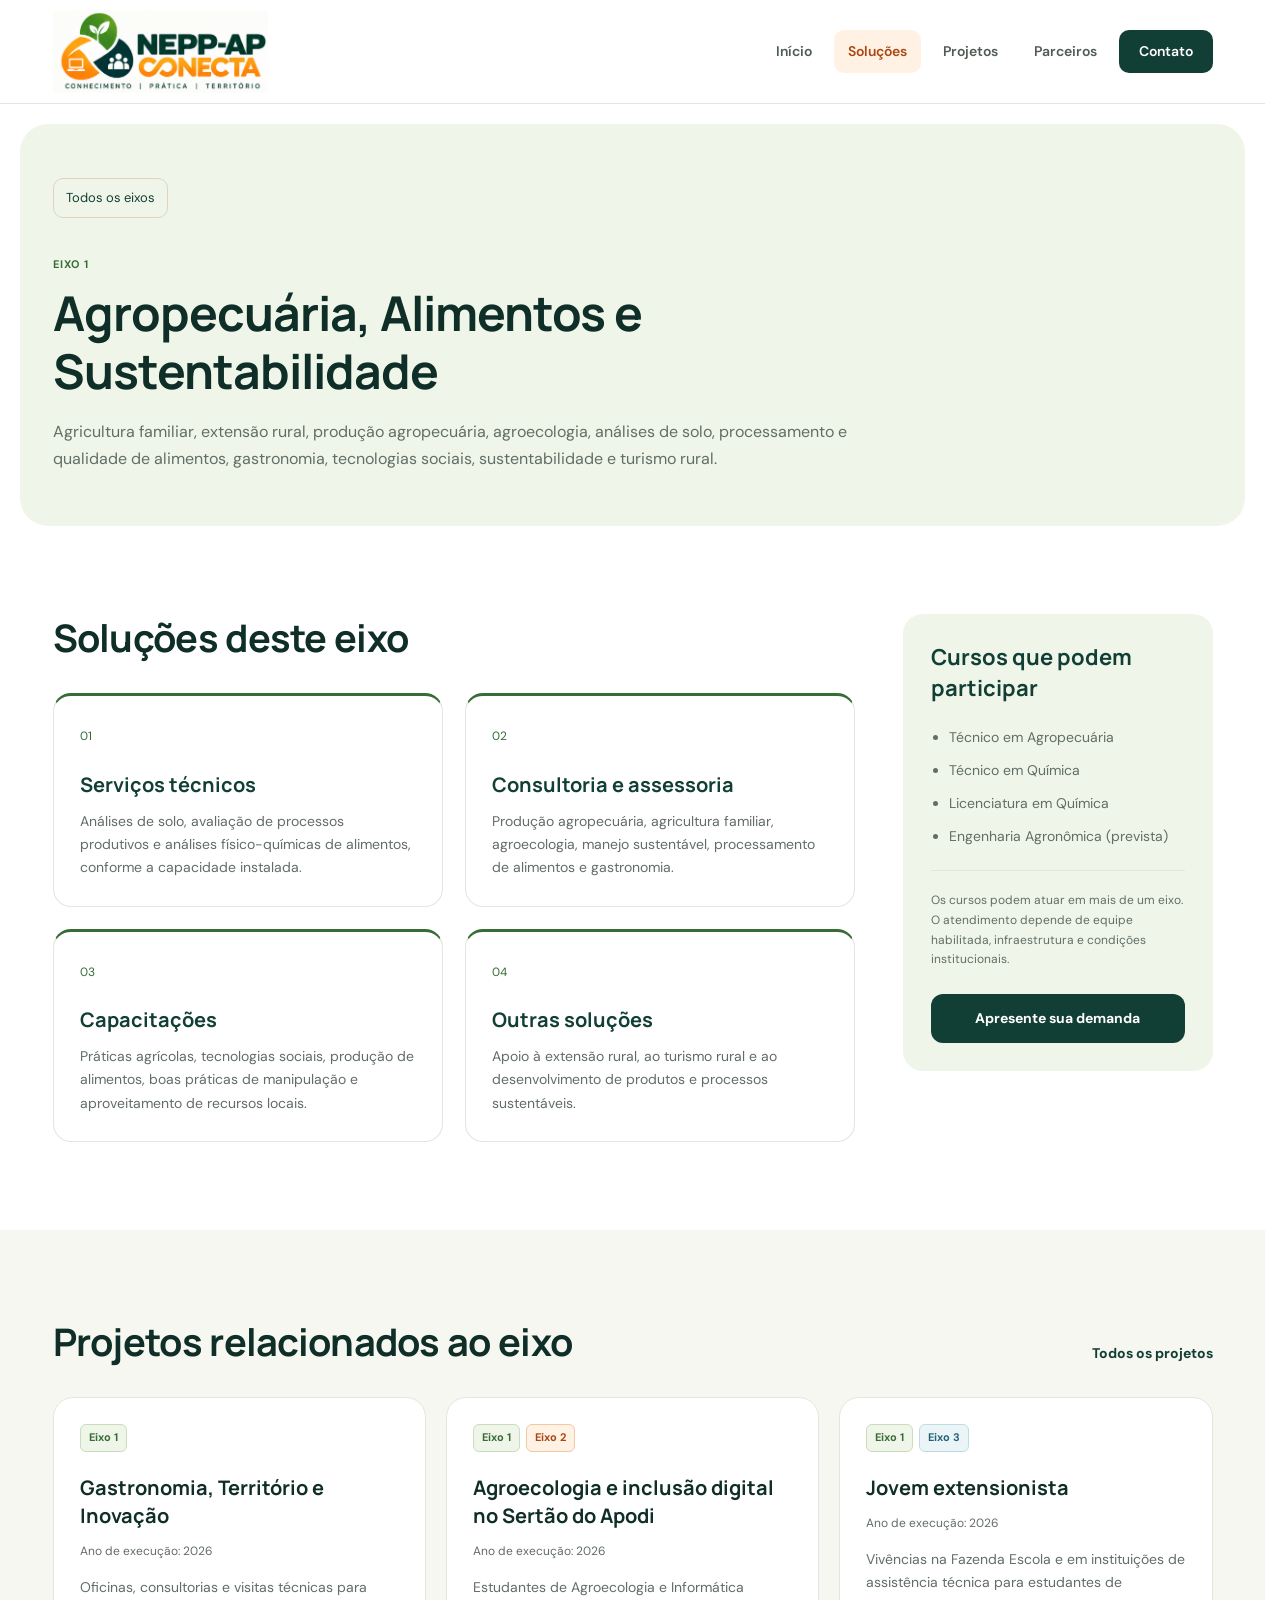
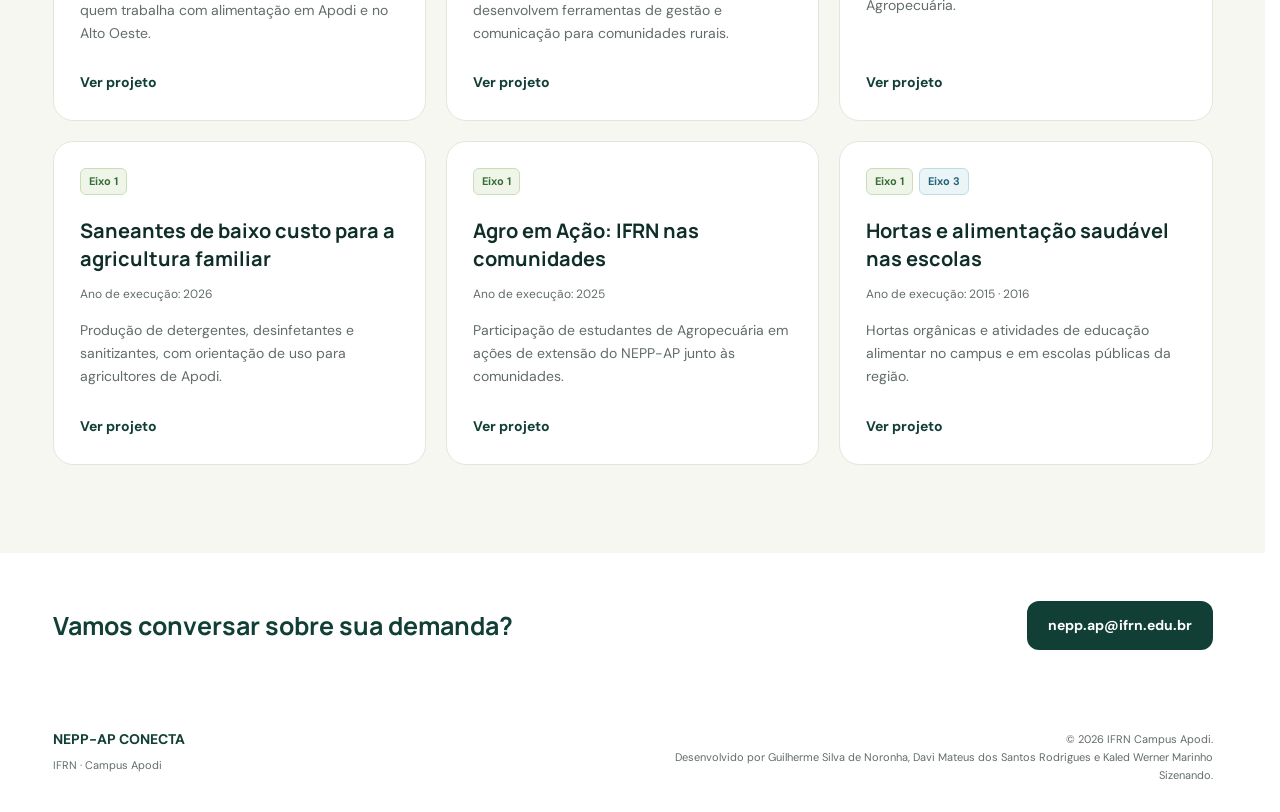
<file: pages/eixo-1.html>
<!doctype html>
<html lang="pt-BR">
  <head>
    <meta charset="UTF-8" />
    <meta name="viewport" content="width=device-width, initial-scale=1.0" />
    <meta
      name="description"
      content="Soluções, projetos e serviços do NEPP-AP CONECTA, do IFRN Campus Apodi."
    />
    <meta name="theme-color" content="#ea781f" />
    <title>Agropecuária, Alimentos e Sustentabilidade | CONECTA</title>
    <link rel="icon" href="../images/conecta-logo.png" type="image/png" />
    <link rel="preconnect" href="https://fonts.googleapis.com" />
    <link rel="preconnect" href="https://fonts.gstatic.com" crossorigin />
    <link
      href="https://fonts.googleapis.com/css2?family=DM+Sans:wght@400;500;600;700&family=Manrope:wght@500;600;700;800&display=swap"
      rel="stylesheet"
    />

    <link rel="stylesheet" href="../css/style.css?v=20261110-mobile1" />
    <script src="../js/site.js?v=20261110-mobile1" defer></script>
  </head>
  <body data-view="axis" data-axis="agropecuaria-alimentos-sustentabilidade">
    <a class="skip-link" href="#main-content">Pular para o conteúdo</a>
    <header class="site-header">
      <div class="container header-inner">
        <a
          class="brand"
          href="../index.html"
          aria-label="NEPP-AP CONECTA, página inicial"
          ><img
            src="../images/conecta-logo.png"
            alt="NEPP-AP CONECTA — Conhecimento, Prática, Território"
            width="1778"
            height="690"
        /></a>
        <button
          class="menu-toggle"
          type="button"
          aria-label="Abrir menu principal"
          aria-expanded="false"
          aria-controls="main-nav"
        >
          <span></span><span></span><span></span>
        </button>
        <nav class="main-nav" id="main-nav" aria-label="Navegação principal">
          <a href="../index.html">Início</a>
          <details class="nav-dropdown">
            <summary class="is-current">Soluções</summary>
            <div class="nav-dropdown__panel">
              <div class="nav-dropdown__content">
                <a
                  href="eixo-1.html"
                  data-axis="agropecuaria-alimentos-sustentabilidade"
                >
                  <span>Eixo 1</span>Agropecuária, Alimentos e
                  Sustentabilidade</a
                >
                <a href="eixo-2.html" data-axis="tecnologia-inovacao">
                  <span>Eixo 2</span>Tecnologia e Inovação</a
                >
                <a
                  href="eixo-3.html"
                  data-axis="educacao-formacao-profissional"
                >
                  <span>Eixo 3</span>Educação e Formação Profissional</a
                >
              </div>
            </div>
          </details>
          <a href="projetos.html">Projetos</a>
          <a href="../index.html#parceiros">Parceiros</a
          ><a class="nav-contact" href="../index.html#contato">Contato</a>
        </nav>
      </div>
    </header>
    <main id="main-content">
      <section class="page-intro axis-intro">
        <div class="container">
          <a class="back-link" href="../index.html#solucoes">Todos os eixos</a>
          <p class="axis-number">Eixo 1</p>
          <h1>Agropecuária, Alimentos e Sustentabilidade</h1>
          <p>
            Agricultura familiar, extensão rural, produção agropecuária,
            agroecologia, análises de solo, processamento e qualidade de
            alimentos, gastronomia, tecnologias sociais, sustentabilidade e
            turismo rural.
          </p>
        </div>
      </section>
      <section class="section" aria-labelledby="axis-solutions">
        <div class="container axis-content">
          <div>
            <h2 class="section-title" id="axis-solutions">
              Soluções deste eixo
            </h2>
            <div class="services-grid">
              <article class="service-card">
                <span class="service-number" aria-hidden="true">01</span>
                <h3>Serviços técnicos</h3>
                <p>
                  Análises de solo, avaliação de processos produtivos e análises
                  físico-químicas de alimentos, conforme a capacidade instalada.
                </p>
              </article>
              <article class="service-card">
                <span class="service-number" aria-hidden="true">02</span>
                <h3>Consultoria e assessoria</h3>
                <p>
                  Produção agropecuária, agricultura familiar, agroecologia,
                  manejo sustentável, processamento de alimentos e gastronomia.
                </p>
              </article>
              <article class="service-card">
                <span class="service-number" aria-hidden="true">03</span>
                <h3>Capacitações</h3>
                <p>
                  Práticas agrícolas, tecnologias sociais, produção de
                  alimentos, boas práticas de manipulação e aproveitamento de
                  recursos locais.
                </p>
              </article>
              <article class="service-card">
                <span class="service-number" aria-hidden="true">04</span>
                <h3>Outras soluções</h3>
                <p>
                  Apoio à extensão rural, ao turismo rural e ao desenvolvimento
                  de produtos e processos sustentáveis.
                </p>
              </article>
            </div>
          </div>
          <aside class="courses-panel" aria-labelledby="courses-title">
            <h2 id="courses-title">Cursos que podem participar</h2>
            <ul>
              <li>Técnico em Agropecuária</li>
              <li>Técnico em Química</li>
              <li>Licenciatura em Química</li>
              <li>Engenharia Agronômica (prevista)</li>
            </ul>
            <p class="courses-note">
              Os cursos podem atuar em mais de um eixo. O atendimento depende de
              equipe habilitada, infraestrutura e condições institucionais.
            </p>
            <a
              class="button button-primary"
              href="https://mail.google.com/mail/?view=cm&amp;fs=1&amp;to=nepp.ap%40ifrn.edu.br"
              data-contact-link
              target="_blank"
              rel="noopener noreferrer"
              >Apresente sua demanda</a
            >
          </aside>
        </div>
      </section>
      <section
        class="section section-muted"
        aria-labelledby="axis-projects-title"
      >
        <div class="container">
          <div class="section-heading">
            <div>
              <h2 class="section-title" id="axis-projects-title">
                Projetos relacionados ao eixo
              </h2>
            </div>
            <a class="text-link" href="projetos.html">Todos os projetos </a>
          </div>
          <div
            class="project-grid"
            data-project-grid
            data-axis-filter="agropecuaria-alimentos-sustentabilidade"
            aria-live="polite"
          ></div>
        </div>
      </section>
      <section class="axis-cta">
        <div class="container">
          <h2>Vamos conversar sobre sua demanda?</h2>
          <a
            class="button button-primary"
            href="https://mail.google.com/mail/?view=cm&amp;fs=1&amp;to=nepp.ap%40ifrn.edu.br"
            data-contact-link
            target="_blank"
            rel="noopener noreferrer"
            >nepp.ap@ifrn.edu.br</a
          >
        </div>
      </section>
    </main>
    <footer class="site-footer">
      <div class="container footer-inner">
        <div>
          <strong>NEPP-AP CONECTA</strong>
          <p>IFRN · Campus Apodi</p>
        </div>
        <p>
          © <span data-current-year></span> IFRN Campus Apodi.<br /><span
            data-footer-credit
          ></span
          >.
        </p>
      </div>
    </footer>
    <p class="load-error" data-load-error role="alert" hidden>
      Não foi possível carregar as informações. Atualize a página ou tente
      novamente mais tarde.
    </p>
  </body>
</html>
</file>
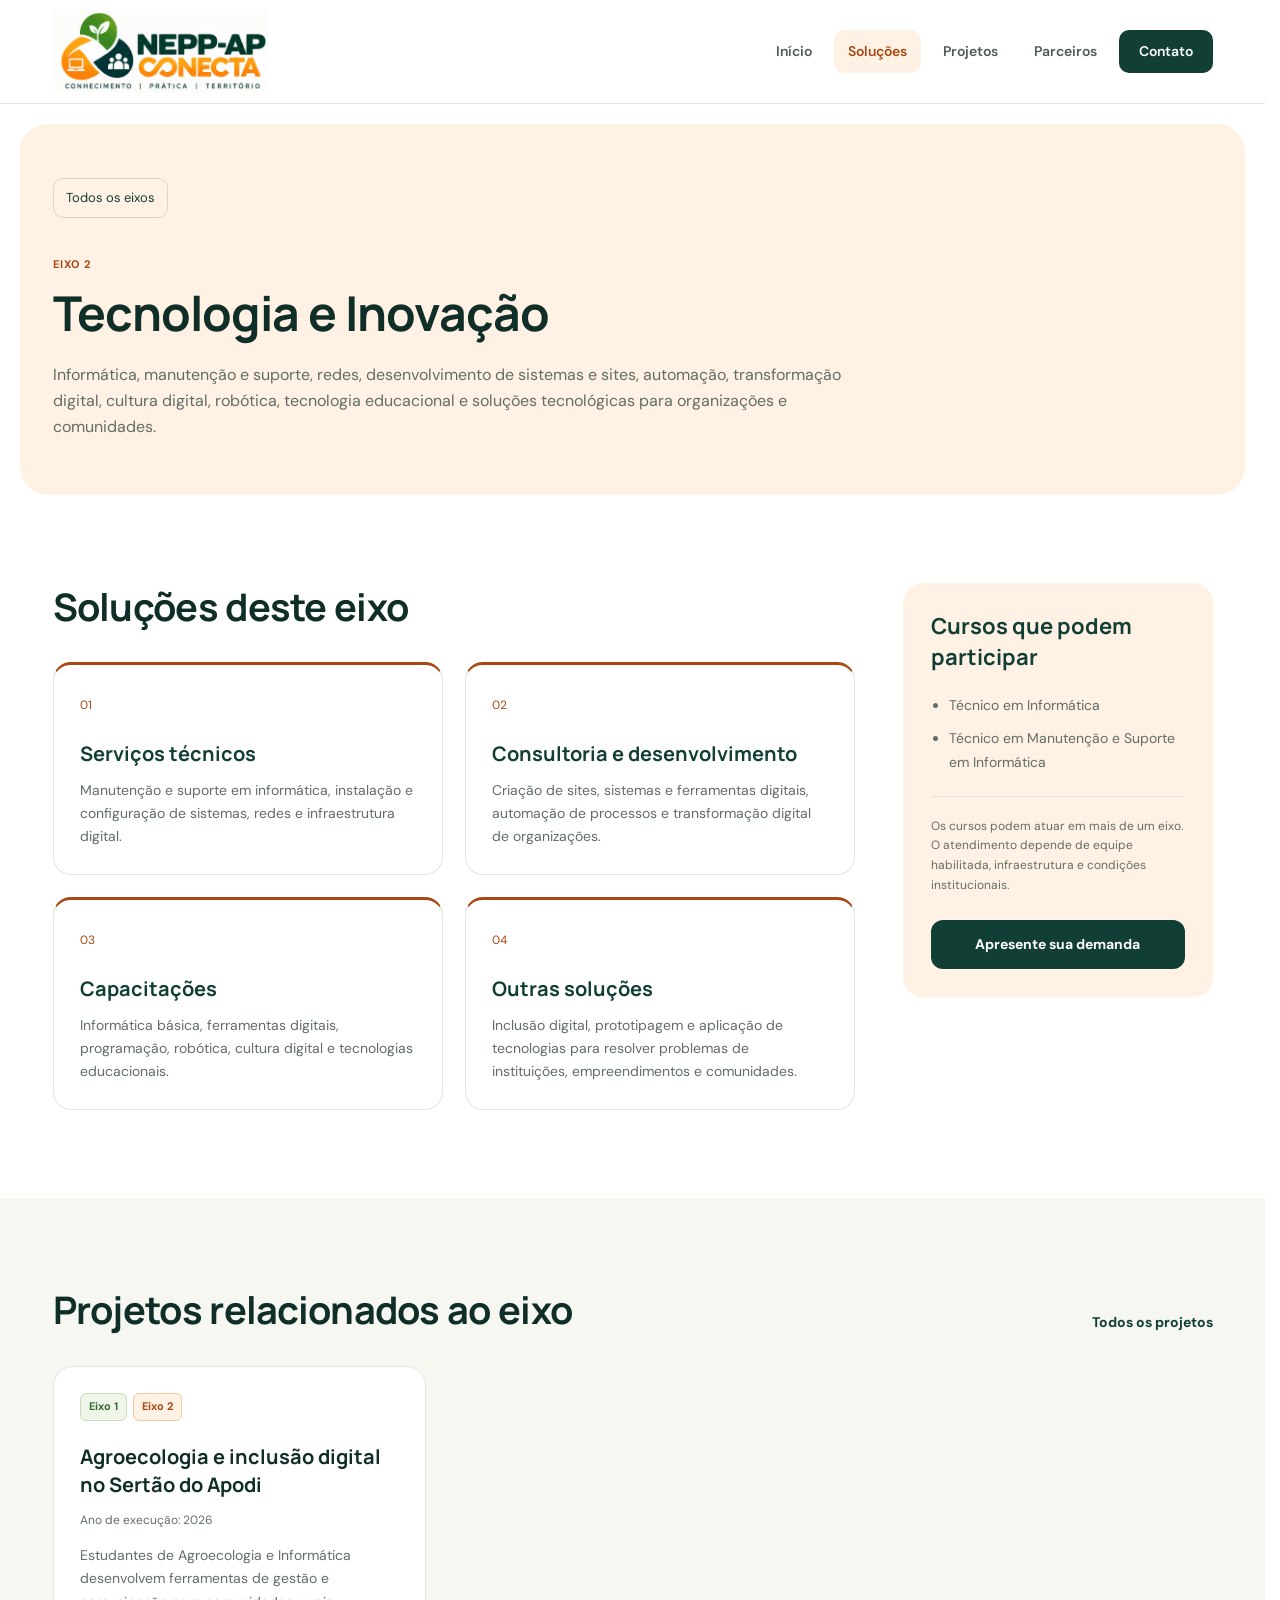
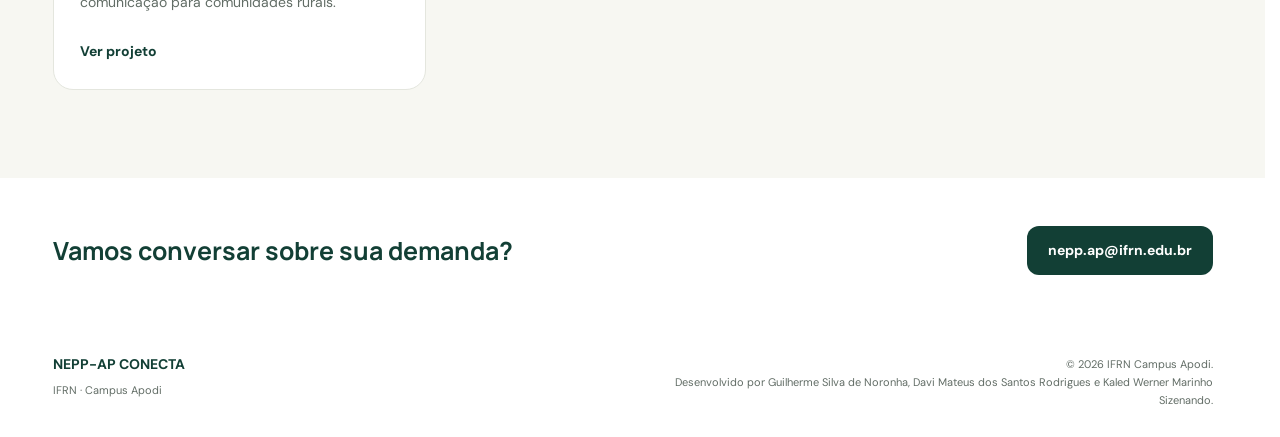
<file: pages/eixo-2.html>
<!doctype html>
<html lang="pt-BR">
  <head>
    <meta charset="UTF-8" />
    <meta name="viewport" content="width=device-width, initial-scale=1.0" />
    <meta
      name="description"
      content="Soluções, projetos e serviços do NEPP-AP CONECTA, do IFRN Campus Apodi."
    />
    <meta name="theme-color" content="#ea781f" />
    <title>Tecnologia e Inovação | CONECTA</title>
    <link rel="icon" href="../images/conecta-logo.png" type="image/png" />
    <link rel="preconnect" href="https://fonts.googleapis.com" />
    <link rel="preconnect" href="https://fonts.gstatic.com" crossorigin />
    <link
      href="https://fonts.googleapis.com/css2?family=DM+Sans:wght@400;500;600;700&family=Manrope:wght@500;600;700;800&display=swap"
      rel="stylesheet"
    />

    <link rel="stylesheet" href="../css/style.css?v=20261110-mobile1" />
    <script src="../js/site.js?v=20261110-mobile1" defer></script>
  </head>
  <body data-view="axis" data-axis="tecnologia-inovacao">
    <a class="skip-link" href="#main-content">Pular para o conteúdo</a>
    <header class="site-header">
      <div class="container header-inner">
        <a
          class="brand"
          href="../index.html"
          aria-label="NEPP-AP CONECTA, página inicial"
          ><img
            src="../images/conecta-logo.png"
            alt="NEPP-AP CONECTA — Conhecimento, Prática, Território"
            width="1778"
            height="690"
        /></a>
        <button
          class="menu-toggle"
          type="button"
          aria-label="Abrir menu principal"
          aria-expanded="false"
          aria-controls="main-nav"
        >
          <span></span><span></span><span></span>
        </button>
        <nav class="main-nav" id="main-nav" aria-label="Navegação principal">
          <a href="../index.html">Início</a>
          <details class="nav-dropdown">
            <summary class="is-current">Soluções</summary>
            <div class="nav-dropdown__panel">
              <div class="nav-dropdown__content">
                <a
                  href="eixo-1.html"
                  data-axis="agropecuaria-alimentos-sustentabilidade"
                >
                  <span>Eixo 1</span>Agropecuária, Alimentos e
                  Sustentabilidade</a
                >
                <a href="eixo-2.html" data-axis="tecnologia-inovacao">
                  <span>Eixo 2</span>Tecnologia e Inovação</a
                >
                <a
                  href="eixo-3.html"
                  data-axis="educacao-formacao-profissional"
                >
                  <span>Eixo 3</span>Educação e Formação Profissional</a
                >
              </div>
            </div>
          </details>
          <a href="projetos.html">Projetos</a>
          <a href="../index.html#parceiros">Parceiros</a
          ><a class="nav-contact" href="../index.html#contato">Contato</a>
        </nav>
      </div>
    </header>
    <main id="main-content">
      <section class="page-intro axis-intro">
        <div class="container">
          <a class="back-link" href="../index.html#solucoes">Todos os eixos</a>
          <p class="axis-number">Eixo 2</p>
          <h1>Tecnologia e Inovação</h1>
          <p>
            Informática, manutenção e suporte, redes, desenvolvimento de
            sistemas e sites, automação, transformação digital, cultura digital,
            robótica, tecnologia educacional e soluções tecnológicas para
            organizações e comunidades.
          </p>
        </div>
      </section>
      <section class="section" aria-labelledby="axis-solutions">
        <div class="container axis-content">
          <div>
            <h2 class="section-title" id="axis-solutions">
              Soluções deste eixo
            </h2>
            <div class="services-grid">
              <article class="service-card">
                <span class="service-number" aria-hidden="true">01</span>
                <h3>Serviços técnicos</h3>
                <p>
                  Manutenção e suporte em informática, instalação e configuração
                  de sistemas, redes e infraestrutura digital.
                </p>
              </article>
              <article class="service-card">
                <span class="service-number" aria-hidden="true">02</span>
                <h3>Consultoria e desenvolvimento</h3>
                <p>
                  Criação de sites, sistemas e ferramentas digitais, automação
                  de processos e transformação digital de organizações.
                </p>
              </article>
              <article class="service-card">
                <span class="service-number" aria-hidden="true">03</span>
                <h3>Capacitações</h3>
                <p>
                  Informática básica, ferramentas digitais, programação,
                  robótica, cultura digital e tecnologias educacionais.
                </p>
              </article>
              <article class="service-card">
                <span class="service-number" aria-hidden="true">04</span>
                <h3>Outras soluções</h3>
                <p>
                  Inclusão digital, prototipagem e aplicação de tecnologias para
                  resolver problemas de instituições, empreendimentos e
                  comunidades.
                </p>
              </article>
            </div>
          </div>
          <aside class="courses-panel" aria-labelledby="courses-title">
            <h2 id="courses-title">Cursos que podem participar</h2>
            <ul>
              <li>Técnico em Informática</li>
              <li>Técnico em Manutenção e Suporte em Informática</li>
            </ul>
            <p class="courses-note">
              Os cursos podem atuar em mais de um eixo. O atendimento depende de
              equipe habilitada, infraestrutura e condições institucionais.
            </p>
            <a
              class="button button-primary"
              href="https://mail.google.com/mail/?view=cm&amp;fs=1&amp;to=nepp.ap%40ifrn.edu.br"
              data-contact-link
              target="_blank"
              rel="noopener noreferrer"
              >Apresente sua demanda</a
            >
          </aside>
        </div>
      </section>
      <section
        class="section section-muted"
        aria-labelledby="axis-projects-title"
      >
        <div class="container">
          <div class="section-heading">
            <div>
              <h2 class="section-title" id="axis-projects-title">
                Projetos relacionados ao eixo
              </h2>
            </div>
            <a class="text-link" href="projetos.html">Todos os projetos </a>
          </div>
          <div
            class="project-grid"
            data-project-grid
            data-axis-filter="tecnologia-inovacao"
            aria-live="polite"
          ></div>
        </div>
      </section>
      <section class="axis-cta">
        <div class="container">
          <h2>Vamos conversar sobre sua demanda?</h2>
          <a
            class="button button-primary"
            href="https://mail.google.com/mail/?view=cm&amp;fs=1&amp;to=nepp.ap%40ifrn.edu.br"
            data-contact-link
            target="_blank"
            rel="noopener noreferrer"
            >nepp.ap@ifrn.edu.br</a
          >
        </div>
      </section>
    </main>
    <footer class="site-footer">
      <div class="container footer-inner">
        <div>
          <strong>NEPP-AP CONECTA</strong>
          <p>IFRN · Campus Apodi</p>
        </div>
        <p>
          © <span data-current-year></span> IFRN Campus Apodi.<br /><span
            data-footer-credit
          ></span
          >.
        </p>
      </div>
    </footer>
    <p class="load-error" data-load-error role="alert" hidden>
      Não foi possível carregar as informações. Atualize a página ou tente
      novamente mais tarde.
    </p>
  </body>
</html>
</file>
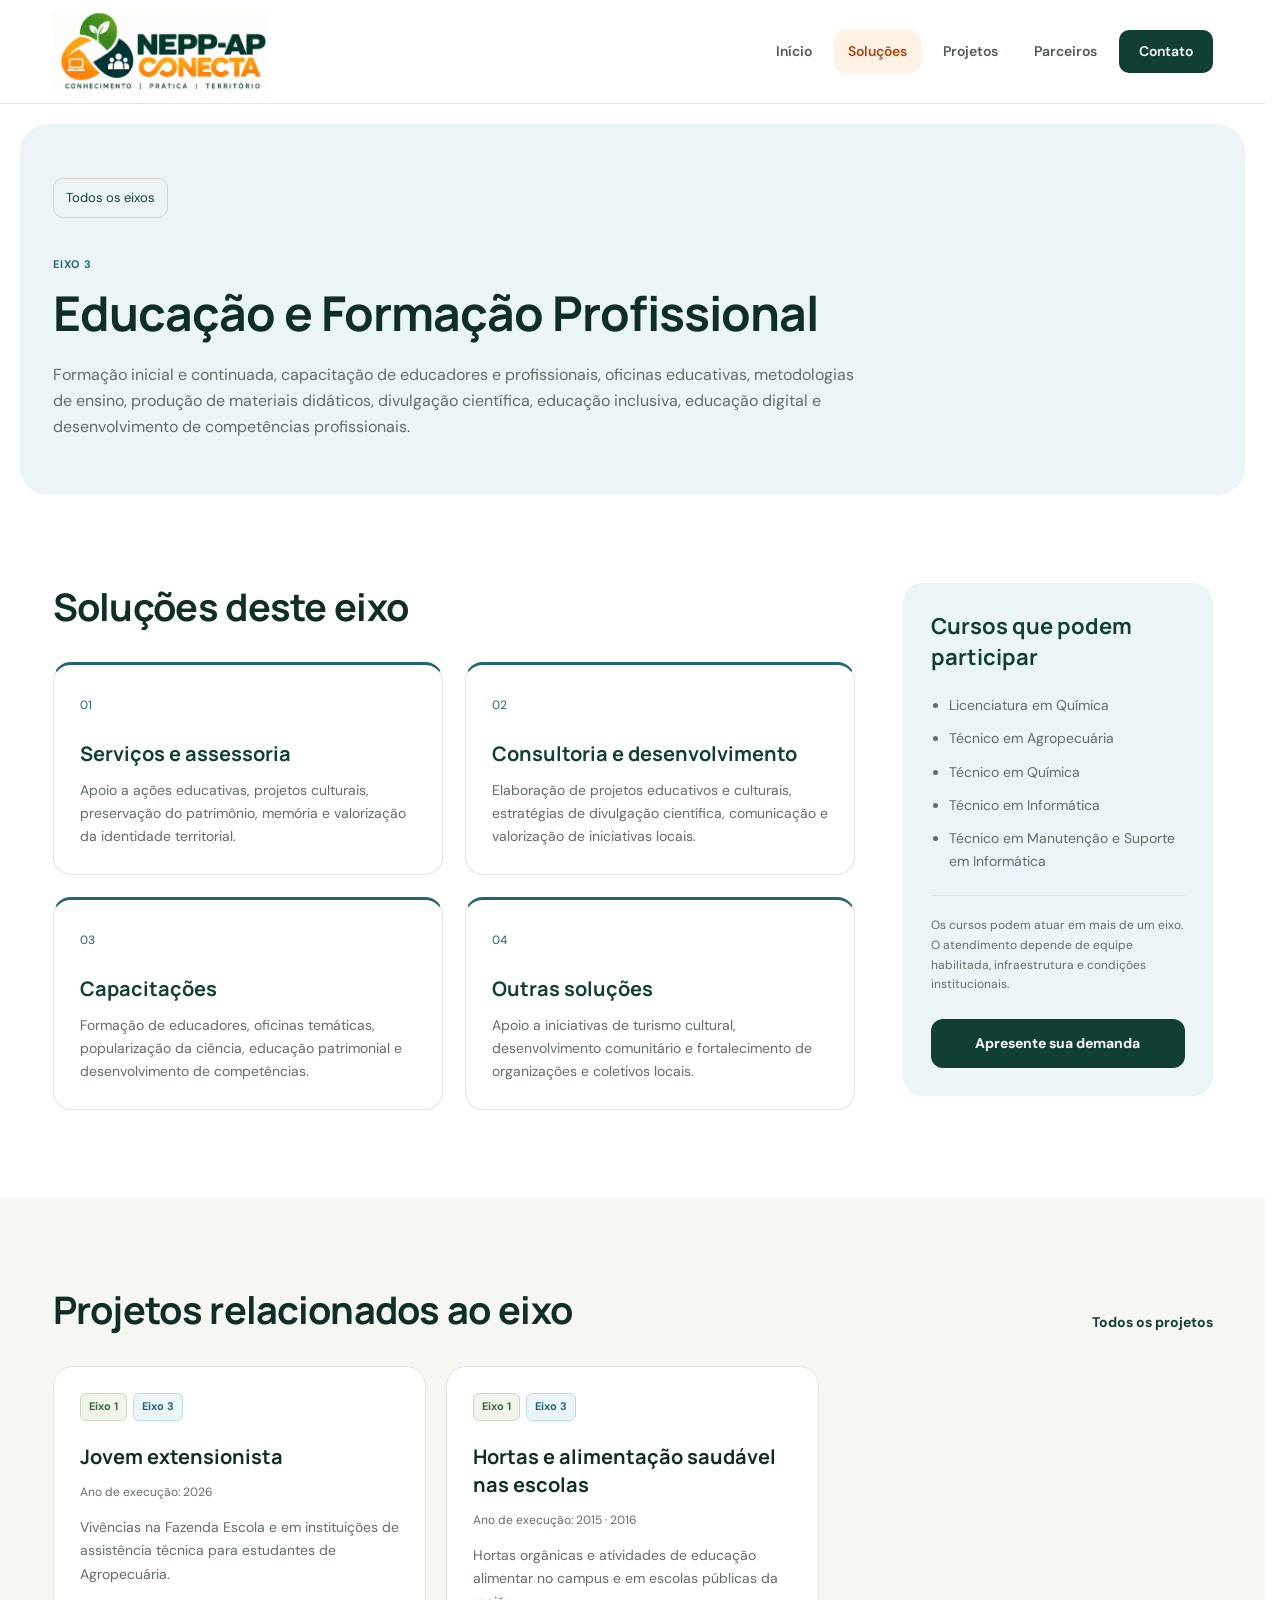
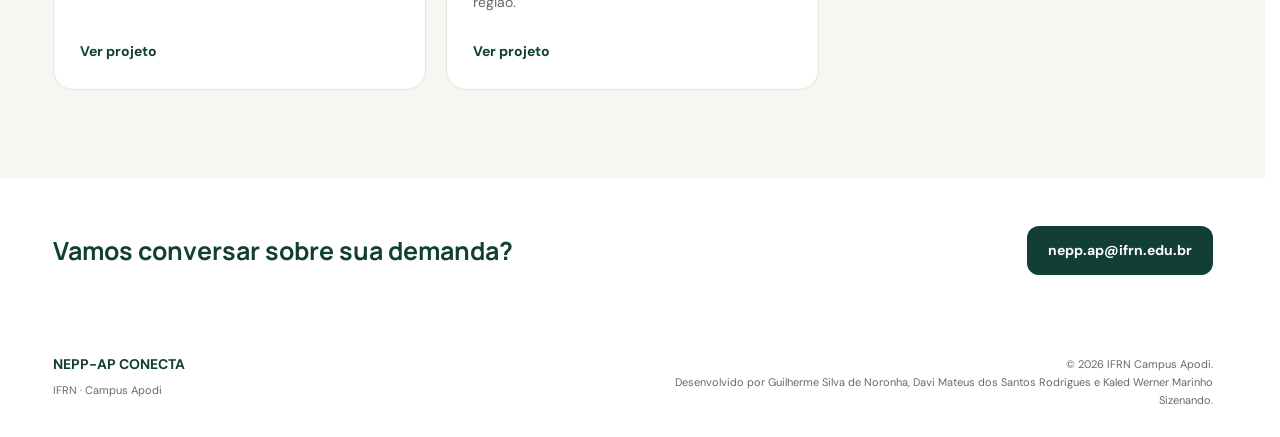
<file: pages/eixo-3.html>
<!doctype html>
<html lang="pt-BR">
  <head>
    <meta charset="UTF-8" />
    <meta name="viewport" content="width=device-width, initial-scale=1.0" />
    <meta
      name="description"
      content="Soluções, projetos e serviços do NEPP-AP CONECTA, do IFRN Campus Apodi."
    />
    <meta name="theme-color" content="#ea781f" />
    <title>Educação e Formação Profissional | CONECTA</title>
    <link rel="icon" href="../images/conecta-logo.png" type="image/png" />
    <link rel="preconnect" href="https://fonts.googleapis.com" />
    <link rel="preconnect" href="https://fonts.gstatic.com" crossorigin />
    <link
      href="https://fonts.googleapis.com/css2?family=DM+Sans:wght@400;500;600;700&family=Manrope:wght@500;600;700;800&display=swap"
      rel="stylesheet"
    />

    <link rel="stylesheet" href="../css/style.css?v=20261110-mobile1" />
    <script src="../js/site.js?v=20261110-mobile1" defer></script>
  </head>
  <body data-view="axis" data-axis="educacao-formacao-profissional">
    <a class="skip-link" href="#main-content">Pular para o conteúdo</a>
    <header class="site-header">
      <div class="container header-inner">
        <a
          class="brand"
          href="../index.html"
          aria-label="NEPP-AP CONECTA, página inicial"
          ><img
            src="../images/conecta-logo.png"
            alt="NEPP-AP CONECTA — Conhecimento, Prática, Território"
            width="1778"
            height="690"
        /></a>
        <button
          class="menu-toggle"
          type="button"
          aria-label="Abrir menu principal"
          aria-expanded="false"
          aria-controls="main-nav"
        >
          <span></span><span></span><span></span>
        </button>
        <nav class="main-nav" id="main-nav" aria-label="Navegação principal">
          <a href="../index.html">Início</a>
          <details class="nav-dropdown">
            <summary class="is-current">Soluções</summary>
            <div class="nav-dropdown__panel">
              <div class="nav-dropdown__content">
                <a
                  href="eixo-1.html"
                  data-axis="agropecuaria-alimentos-sustentabilidade"
                >
                  <span>Eixo 1</span>Agropecuária, Alimentos e
                  Sustentabilidade</a
                >
                <a href="eixo-2.html" data-axis="tecnologia-inovacao">
                  <span>Eixo 2</span>Tecnologia e Inovação</a
                >
                <a
                  href="eixo-3.html"
                  data-axis="educacao-formacao-profissional"
                >
                  <span>Eixo 3</span>Educação e Formação Profissional</a
                >
              </div>
            </div>
          </details>
          <a href="projetos.html">Projetos</a>
          <a href="../index.html#parceiros">Parceiros</a
          ><a class="nav-contact" href="../index.html#contato">Contato</a>
        </nav>
      </div>
    </header>
    <main id="main-content">
      <section class="page-intro axis-intro">
        <div class="container">
          <a class="back-link" href="../index.html#solucoes">Todos os eixos</a>
          <p class="axis-number">Eixo 3</p>
          <h1>Educação e Formação Profissional</h1>
          <p>
            Formação inicial e continuada, capacitação de educadores e
            profissionais, oficinas educativas, metodologias de ensino, produção
            de materiais didáticos, divulgação científica, educação inclusiva,
            educação digital e desenvolvimento de competências profissionais.
          </p>
        </div>
      </section>
      <section class="section" aria-labelledby="axis-solutions">
        <div class="container axis-content">
          <div>
            <h2 class="section-title" id="axis-solutions">
              Soluções deste eixo
            </h2>
            <div class="services-grid">
              <article class="service-card">
                <span class="service-number" aria-hidden="true">01</span>
                <h3>Serviços e assessoria</h3>
                <p>
                  Apoio a ações educativas, projetos culturais, preservação do
                  patrimônio, memória e valorização da identidade territorial.
                </p>
              </article>
              <article class="service-card">
                <span class="service-number" aria-hidden="true">02</span>
                <h3>Consultoria e desenvolvimento</h3>
                <p>
                  Elaboração de projetos educativos e culturais, estratégias de
                  divulgação científica, comunicação e valorização de
                  iniciativas locais.
                </p>
              </article>
              <article class="service-card">
                <span class="service-number" aria-hidden="true">03</span>
                <h3>Capacitações</h3>
                <p>
                  Formação de educadores, oficinas temáticas, popularização da
                  ciência, educação patrimonial e desenvolvimento de
                  competências.
                </p>
              </article>
              <article class="service-card">
                <span class="service-number" aria-hidden="true">04</span>
                <h3>Outras soluções</h3>
                <p>
                  Apoio a iniciativas de turismo cultural, desenvolvimento
                  comunitário e fortalecimento de organizações e coletivos
                  locais.
                </p>
              </article>
            </div>
          </div>
          <aside class="courses-panel" aria-labelledby="courses-title">
            <h2 id="courses-title">Cursos que podem participar</h2>
            <ul>
              <li>Licenciatura em Química</li>
              <li>Técnico em Agropecuária</li>
              <li>Técnico em Química</li>
              <li>Técnico em Informática</li>
              <li>Técnico em Manutenção e Suporte em Informática</li>
            </ul>
            <p class="courses-note">
              Os cursos podem atuar em mais de um eixo. O atendimento depende de
              equipe habilitada, infraestrutura e condições institucionais.
            </p>
            <a
              class="button button-primary"
              href="https://mail.google.com/mail/?view=cm&amp;fs=1&amp;to=nepp.ap%40ifrn.edu.br"
              data-contact-link
              target="_blank"
              rel="noopener noreferrer"
              >Apresente sua demanda</a
            >
          </aside>
        </div>
      </section>
      <section
        class="section section-muted"
        aria-labelledby="axis-projects-title"
      >
        <div class="container">
          <div class="section-heading">
            <div>
              <h2 class="section-title" id="axis-projects-title">
                Projetos relacionados ao eixo
              </h2>
            </div>
            <a class="text-link" href="projetos.html">Todos os projetos </a>
          </div>
          <div
            class="project-grid"
            data-project-grid
            data-axis-filter="educacao-formacao-profissional"
            aria-live="polite"
          ></div>
        </div>
      </section>
      <section class="axis-cta">
        <div class="container">
          <h2>Vamos conversar sobre sua demanda?</h2>
          <a
            class="button button-primary"
            href="https://mail.google.com/mail/?view=cm&amp;fs=1&amp;to=nepp.ap%40ifrn.edu.br"
            data-contact-link
            target="_blank"
            rel="noopener noreferrer"
            >nepp.ap@ifrn.edu.br</a
          >
        </div>
      </section>
    </main>
    <footer class="site-footer">
      <div class="container footer-inner">
        <div>
          <strong>NEPP-AP CONECTA</strong>
          <p>IFRN · Campus Apodi</p>
        </div>
        <p>
          © <span data-current-year></span> IFRN Campus Apodi.<br /><span
            data-footer-credit
          ></span
          >.
        </p>
      </div>
    </footer>
    <p class="load-error" data-load-error role="alert" hidden>
      Não foi possível carregar as informações. Atualize a página ou tente
      novamente mais tarde.
    </p>
  </body>
</html>
</file>
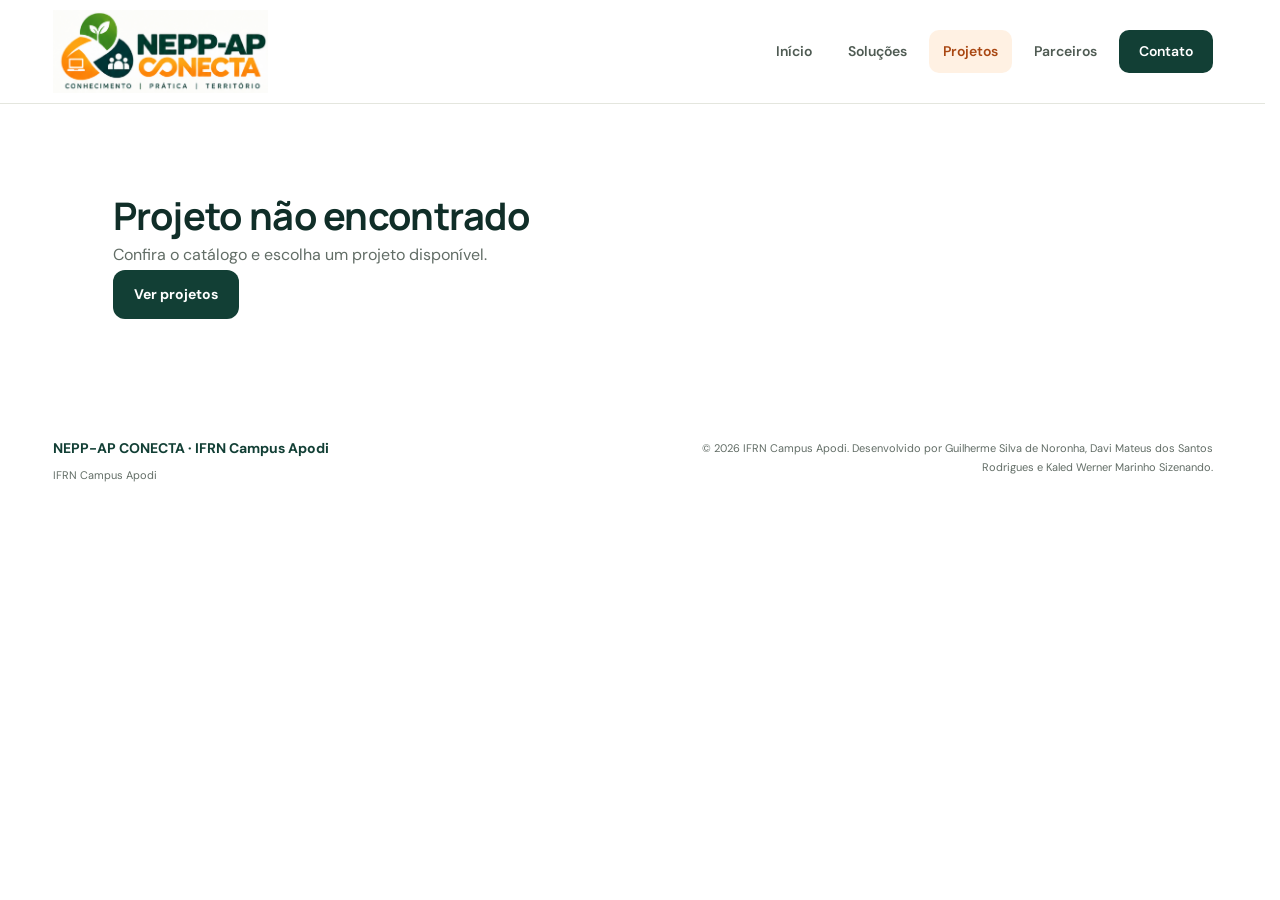
<file: pages/projeto-detalhe.html>
<!doctype html>
<html lang="pt-BR">
  <head>
    <meta charset="UTF-8" />
    <meta name="viewport" content="width=device-width, initial-scale=1.0" />
    <meta
      name="description"
      content="Detalhes de um projeto do NEPP do IFRN Campus Apodi."
    />
    <meta name="theme-color" content="#124b3a" />
    <title>Projeto | NEPP IFRN Campus Apodi</title>
    <link rel="preconnect" href="https://fonts.googleapis.com" />
    <link rel="preconnect" href="https://fonts.gstatic.com" crossorigin />
    <link
      href="https://fonts.googleapis.com/css2?family=DM+Sans:wght@400;500;600;700&family=Manrope:wght@500;600;700;800&display=swap"
      rel="stylesheet"
    />
    <link rel="stylesheet" href="../css/style.css?v=20261110-mobile1" />
    <script src="../js/site.js?v=20261110-mobile1" defer></script>
  </head>
  <body data-view="project">
    <a class="skip-link" href="#main-content">Pular para o conteúdo</a>
    <header class="site-header">
      <div class="container header-inner">
        <a
          class="brand"
          href="../index.html"
          aria-label="NEPP-AP CONECTA, página inicial"
          ><img
            src="../images/conecta-logo.png"
            alt="NEPP-AP CONECTA — Conhecimento, Prática, Território"
            width="1778"
            height="690"
        /></a>
        <button
          class="menu-toggle"
          type="button"
          aria-label="Abrir menu principal"
          aria-expanded="false"
          aria-controls="main-nav"
        >
          <span></span><span></span><span></span>
        </button>
        <nav class="main-nav" id="main-nav" aria-label="Navegação principal">
          <a href="../index.html">Início</a>
          <details class="nav-dropdown">
            <summary>Soluções</summary>
            <div class="nav-dropdown__panel">
              <div class="nav-dropdown__content">
                <a
                  href="eixo-1.html"
                  data-axis="agropecuaria-alimentos-sustentabilidade"
                >
                  <span>Eixo 1</span>Agropecuária, Alimentos e
                  Sustentabilidade</a
                >
                <a href="eixo-2.html" data-axis="tecnologia-inovacao">
                  <span>Eixo 2</span>Tecnologia e Inovação</a
                >
                <a
                  href="eixo-3.html"
                  data-axis="educacao-formacao-profissional"
                >
                  <span>Eixo 3</span>Educação e Formação Profissional</a
                >
              </div>
            </div>
          </details>
          <a href="projetos.html" aria-current="page">Projetos</a>
          <a href="../index.html#parceiros">Parceiros</a
          ><a class="nav-contact" href="../index.html#contato">Contato</a>
        </nav>
      </div>
    </header>
    <main id="main-content" class="section">
      <article
        class="container project-detail"
        data-project-detail
        aria-live="polite"
      >
        <a class="back-link" href="projetos.html"> Voltar aos projetos</a>
        <div data-project-area></div>
        <h1 class="section-title" data-project-title></h1>
        <p class="project-lead" data-project-summary></p>
        <div class="detail-layout">
          <div class="detail-copy">
            <section>
              <h2>Sobre o projeto</h2>
              <p data-project-description></p>
            </section>
            <section>
              <h2>Objetivos</h2>
              <ul data-project-objectives></ul>
            </section>
            <section>
              <h2>Como o projeto atua</h2>
              <p data-project-methodology></p>
            </section>
          </div>
          <aside class="project-facts" aria-label="Informações do projeto">
            <h2>Informações</h2>
            <p>
              <strong>Coordenação</strong><span data-project-responsible></span>
            </p>
            <p>
              <strong>Ano de execução</strong><span data-project-period></span>
            </p>
            <p><strong>Situação</strong><span data-project-status></span></p>
            <a
              class="text-link"
              href="https://mail.google.com/mail/?view=cm&amp;fs=1&amp;to=nepp.ap%40ifrn.edu.br"
              data-contact-link
              target="_blank"
              rel="noopener noreferrer"
              >Fale com o núcleo
            </a>
          </aside>
        </div>
      </article>
    </main>
    <footer class="site-footer">
      <div class="container footer-inner">
        <div>
          <strong>NEPP-AP CONECTA · IFRN Campus Apodi</strong>
          <p data-campus></p>
        </div>
        <p>
          © <span data-current-year></span> IFRN Campus Apodi.
          <span data-footer-credit></span>.
        </p>
      </div>
    </footer>
    <p class="load-error" data-load-error role="alert" hidden>
      Não foi possível carregar as informações. Atualize a página ou tente
      novamente mais tarde.
    </p>
  </body>
</html>
</file>
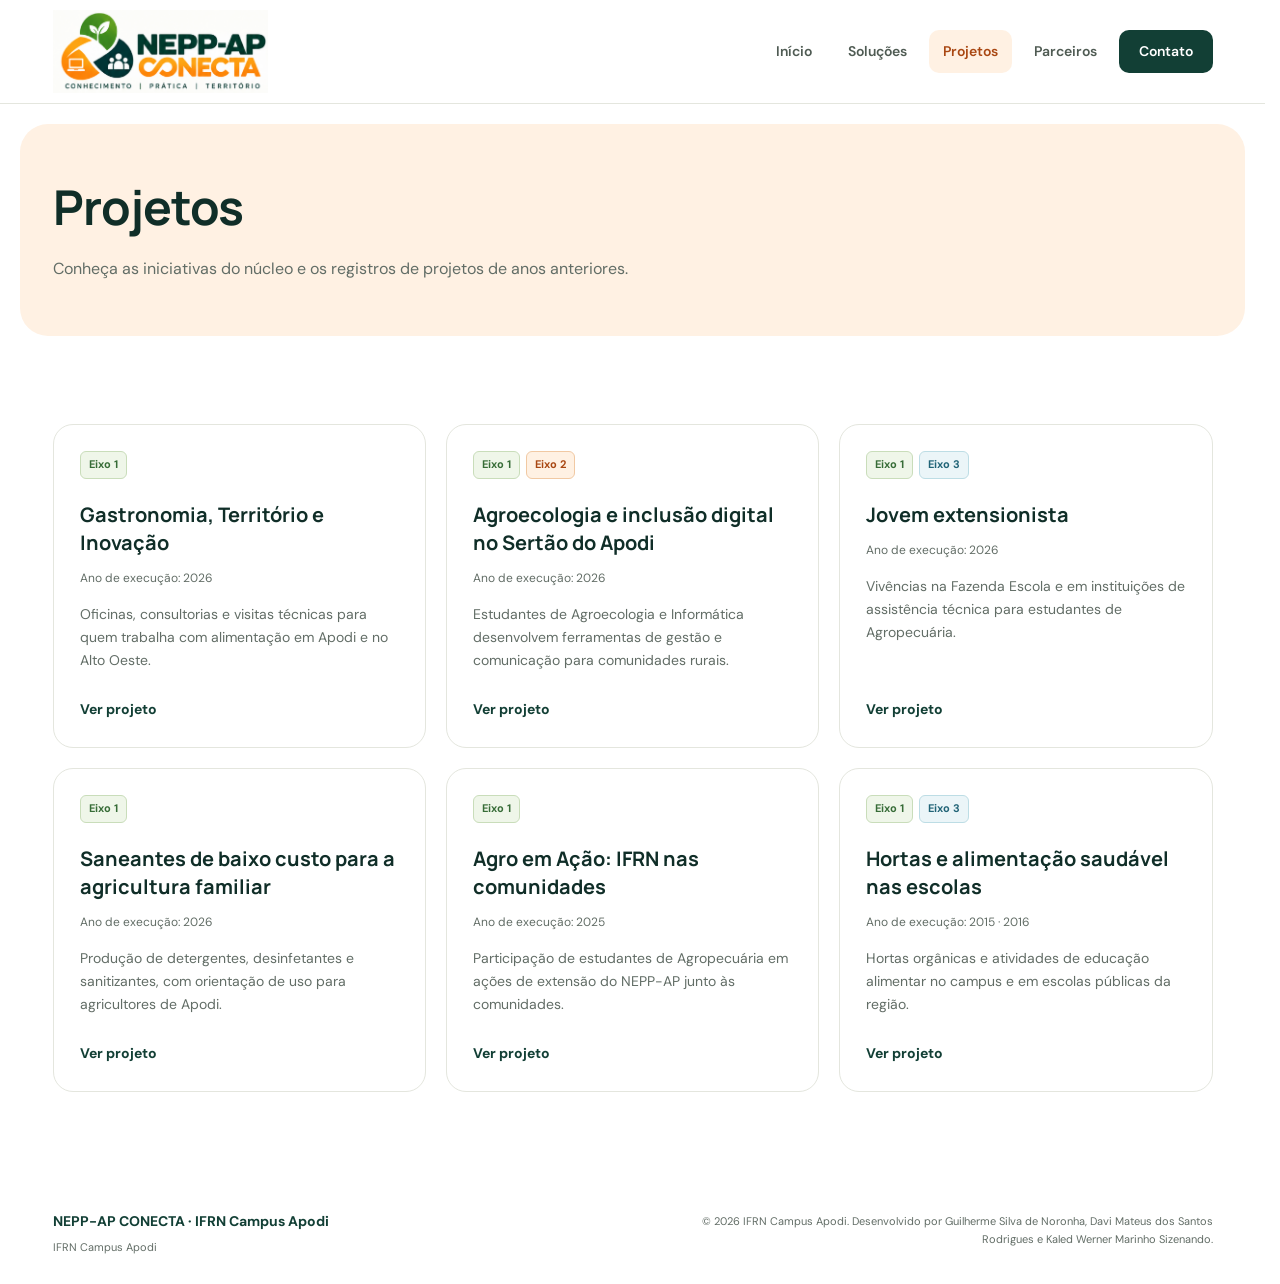
<file: pages/projetos.html>
<!doctype html>
<html lang="pt-BR">
  <head>
    <meta charset="UTF-8" />
    <meta name="viewport" content="width=device-width, initial-scale=1.0" />
    <meta
      name="description"
      content="Conheça os projetos do NEPP do IFRN Campus Apodi."
    />
    <meta name="theme-color" content="#124b3a" />
    <title>Projetos | NEPP IFRN Campus Apodi</title>
    <link rel="preconnect" href="https://fonts.googleapis.com" />
    <link rel="preconnect" href="https://fonts.gstatic.com" crossorigin />
    <link
      href="https://fonts.googleapis.com/css2?family=DM+Sans:wght@400;500;600;700&family=Manrope:wght@500;600;700;800&display=swap"
      rel="stylesheet"
    />
    <link rel="stylesheet" href="../css/style.css?v=20261110-mobile1" />
    <script src="../js/site.js?v=20261110-mobile1" defer></script>
  </head>
  <body data-view="projects">
    <a class="skip-link" href="#main-content">Pular para o conteúdo</a>
    <header class="site-header">
      <div class="container header-inner">
        <a
          class="brand"
          href="../index.html"
          aria-label="NEPP-AP CONECTA, página inicial"
          ><img
            src="../images/conecta-logo.png"
            alt="NEPP-AP CONECTA — Conhecimento, Prática, Território"
            width="1778"
            height="690"
        /></a>
        <button
          class="menu-toggle"
          type="button"
          aria-label="Abrir menu principal"
          aria-expanded="false"
          aria-controls="main-nav"
        >
          <span></span><span></span><span></span>
        </button>
        <nav class="main-nav" id="main-nav" aria-label="Navegação principal">
          <a href="../index.html">Início</a>
          <details class="nav-dropdown">
            <summary>Soluções</summary>
            <div class="nav-dropdown__panel">
              <div class="nav-dropdown__content">
                <a
                  href="eixo-1.html"
                  data-axis="agropecuaria-alimentos-sustentabilidade"
                >
                  <span>Eixo 1</span>Agropecuária, Alimentos e
                  Sustentabilidade</a
                >
                <a href="eixo-2.html" data-axis="tecnologia-inovacao">
                  <span>Eixo 2</span>Tecnologia e Inovação</a
                >
                <a
                  href="eixo-3.html"
                  data-axis="educacao-formacao-profissional"
                >
                  <span>Eixo 3</span>Educação e Formação Profissional</a
                >
              </div>
            </div>
          </details>
          <a href="projetos.html" aria-current="page">Projetos</a>
          <a href="../index.html#parceiros">Parceiros</a
          ><a class="nav-contact" href="../index.html#contato">Contato</a>
        </nav>
      </div>
    </header>
    <main id="main-content">
      <section class="page-intro">
        <div class="container">
          <h1>Projetos</h1>
          <p>
            Conheça as iniciativas do núcleo e os registros de projetos de anos
            anteriores.
          </p>
        </div>
      </section>
      <section class="section">
        <div
          class="container project-grid"
          data-project-grid
          aria-live="polite"
        ></div>
      </section>
    </main>
    <footer class="site-footer">
      <div class="container footer-inner">
        <div>
          <strong>NEPP-AP CONECTA · IFRN Campus Apodi</strong>
          <p data-campus></p>
        </div>
        <p>
          © <span data-current-year></span> IFRN Campus Apodi.
          <span data-footer-credit></span>.
        </p>
      </div>
    </footer>
    <p class="load-error" data-load-error role="alert" hidden>
      Não foi possível carregar as informações. Atualize a página ou tente
      novamente mais tarde.
    </p>
  </body>
</html>
</file>
<file: css/style.css>
:root {
  --forest: #123f35;
  --forest-deep: #102e28;
  --leaf: #315e4c;
  --orange: #e77a22;
  --orange-dark: #a94712;
  --orange-soft: #fff1e3;
  --ink: #25322d;
  --muted: #626d66;
  --paper: #fff;
  --mist: #f7f7f2;
  --line: #e4e6de;
  --radius: 20px;
  --container: 1160px;
  font-family: "DM Sans", sans-serif;
  color: var(--ink);
  background: var(--paper);
  font-synthesis: none;
}
* {
  box-sizing: border-box;
}
html {
  scroll-behavior: smooth;
  scroll-padding-top: 120px;
  scrollbar-gutter: stable;
}
body {
  margin: 0;
  min-width: 0;
  -webkit-text-size-adjust: 100%;
  text-size-adjust: 100%;
  line-height: 1.65;
}
a {
  color: inherit;
}
button {
  font: inherit;
}
button,
summary,
a {
  -webkit-tap-highlight-color: transparent;
}
[hidden] {
  display: none !important;
}
h1,
h2,
h3,
h4 {
  margin-top: 0;
  font-family: "Manrope", sans-serif;
}
.container {
  width: min(var(--container), calc(100% - 48px));
  margin-inline: auto;
}
.container > *,
.axis-content > *,
.detail-layout > *,
.contact-layout > * {
  min-width: 0;
}
img {
  max-width: 100%;
}
h1,
h2,
h3,
h4,
p,
li,
.button {
  overflow-wrap: break-word;
}
:focus-visible {
  outline: 3px solid var(--orange-dark);
  outline-offset: 5px;
}
.skip-link {
  position: absolute;
  z-index: 30;
  top: -80px;
  left: 16px;
  padding: 12px;
  border-radius: 10px;
  background: white;
  color: var(--ink);
}
.skip-link:focus {
  top: 12px;
}
.site-header {
  position: sticky;
  top: 0;
  z-index: 20;
  background: rgba(255, 255, 255, 0.97);
  border-bottom: 1px solid var(--line);
  backdrop-filter: blur(12px);
}
.header-inner {
  display: flex;
  justify-content: space-between;
  align-items: center;
  min-height: 100px;
  gap: 24px;
}
.brand {
  display: flex;
  flex-shrink: 0;
  padding-block: 10px;
}
.brand img {
  display: block;
  width: 215px;
  height: auto;
}
.main-nav {
  display: flex;
  align-items: center;
  gap: 8px;
}
.main-nav > a,
.nav-dropdown > summary {
  display: flex;
  align-items: center;
  justify-content: space-between;
  gap: 10px;
  padding: 10px 14px;
  color: #4f5b53;
  border-radius: 10px;
  font-size: 14px;
  font-weight: 600;
  text-decoration: none;
  cursor: pointer;
  list-style: none;
}
.nav-dropdown > summary::-webkit-details-marker {
  display: none;
}
.main-nav > a:hover,
.main-nav a[aria-current="page"],
.nav-dropdown > summary:hover,
.nav-dropdown .is-current {
  background: var(--orange-soft);
  color: var(--orange-dark);
}
.main-nav .nav-contact {
  background: var(--forest);
  color: white;
  padding-inline: 20px;
}
.main-nav .nav-contact:hover {
  background: var(--forest-deep);
  color: white;
}
.nav-dropdown {
  position: relative;
}
.nav-dropdown__panel {
  position: absolute;
  right: 0;
  top: 100%;
  width: 330px;
  padding-top: 16px;
}
.nav-dropdown__content {
  padding: 8px;
  border: 1px solid var(--line);
  border-radius: 16px;
  background: white;
  box-shadow: 0 20px 50px #123f3514;
  transform-origin: top center;
}
.nav-dropdown__panel a {
  display: block;
  padding: 12px;
  border-radius: 10px;
  font-size: 14px;
  text-decoration: none;
  line-height: 1.5;
}
.nav-dropdown__panel a:hover {
  background: var(--mist);
}
.nav-dropdown__panel span {
  display: block;
  color: var(--orange-dark);
  font-size: 11px;
  font-weight: 700;
}
.menu-toggle {
  display: none;
  width: 44px;
  height: 44px;
  padding: 10px;
  border: 1px solid var(--line);
  border-radius: 12px;
  background: white;
  cursor: pointer;
}
.menu-toggle span {
  display: block;
  height: 2px;
  margin: 5px 0;
  background: var(--forest);
}
.hero {
  position: relative;
  overflow: hidden;
  width: min(1360px, calc(100% - 40px));
  margin: 20px auto 0;
  border-radius: 28px;
  background: #fff3e4;
}
.hero::after {
  content: "";
  position: absolute;
  right: -140px;
  top: -160px;
  width: 580px;
  height: 580px;
  border: 90px solid #ec8c3520;
  border-radius: 50%;
  pointer-events: none;
}
.hero-inner {
  position: relative;
  z-index: 1;
  min-height: 480px;
  display: grid;
  grid-template-columns: minmax(0, 1.2fr) minmax(0, 0.9fr);
  gap: 56px;
  align-items: center;
  padding-block: 72px;
}
.hero-copy {
  max-width: 800px;
  min-width: 0;
}
.hero-services {
  min-width: 0;
  width: 100%;
  padding: 26px;
}
.hero-services__heading {
  display: flex;
  align-items: flex-start;
  justify-content: space-between;
  gap: 16px;
  margin-bottom: 22px;
}
.hero-services h2 {
  max-width: 340px;
  margin: 0;
  color: var(--forest-deep);
  font-size: 24px;
  line-height: 1.3;
  letter-spacing: -0.5px;
}
.services-swiper {
  height: 230px;
  overflow: hidden;
  touch-action: pan-y;
}
.services-track {
  margin: 0;
  padding: 0;
  list-style: none;
}
.services-track .swiper-slide {
  min-height: 0;
}
.hero-service {
  display: flex;
  height: 100%;
  flex-direction: column;
  justify-content: center;
  padding: 18px 20px;
  background: transparent;
  text-decoration: none;
}
.hero-service:hover {
  background: transparent;
}
.hero-service__top {
  display: flex;
  align-items: center;
  justify-content: space-between;
  gap: 12px;
  margin-bottom: 12px;
}
.hero-service__icon {
  display: grid;
  place-items: center;
  flex-shrink: 0;
  width: 42px;
  height: 42px;
  border-radius: 12px;
  background: var(--axis-soft);
  color: var(--axis-color);
}
.hero-service__icon svg {
  width: 28px;
  height: 28px;
}
.hero-service h3 {
  margin: 0 0 6px;
  color: var(--forest);
  font-size: 20px;
  line-height: 1.3;
}
.hero-service p {
  margin: 0;
  color: var(--muted);
  font-size: 14px;
  line-height: 1.6;
}
.hero-services--fallback .services-swiper {
  overflow-y: auto;
}
.hero-services--fallback .services-track {
  display: grid;
  gap: 12px;
}
.hero-services--fallback .swiper-slide {
  height: auto;
  min-height: 145px;
}
.eyebrow {
  margin: 0 0 14px;
  color: var(--orange-dark);
  font-size: 11px;
  letter-spacing: 1.5px;
  font-weight: 700;
  text-transform: uppercase;
}
.hero h1 {
  max-width: 760px;
  margin: 0 0 22px;
  font-size: clamp(38px, 4.2vw, 60px);
  line-height: 1.14;
  letter-spacing: -1.8px;
  color: var(--forest-deep);
}
.hero-title__lead,
.hero-title__accent {
  display: block;
  text-wrap: balance;
}
.hero-title__lead {
  margin-bottom: 4px;
}
.hero-title__accent {
  color: var(--orange-dark);
}
.hero-text {
  max-width: 530px;
  margin: 0 0 30px;
  font-size: 19px;
  color: #505c50;
}
.hero-actions {
  display: flex;
  flex-wrap: wrap;
  gap: 12px;
}
.button {
  display: inline-flex;
  align-items: center;
  justify-content: center;
  gap: 18px;
  min-height: 48px;
  padding: 12px 20px;
  border: 1px solid transparent;
  border-radius: 12px;
  font-size: 14px;
  font-weight: 700;
  text-decoration: none;
  transition:
    background 0.2s,
    transform 0.2s;
}
.button-primary {
  background: var(--forest);
  color: white;
}
.button-primary:hover {
  background: var(--forest-deep);
  transform: translateY(-2px);
}
.button-outline {
  border-color: #d8c9b6;
  color: var(--forest);
  background: transparent;
}
.button-outline:hover {
  background: white;
}
.hero-signature {
  display: flex;
  flex-wrap: wrap;
  gap: 12px;
  margin: 40px 0 0;
  color: var(--muted);
  font-size: 12px;
  letter-spacing: 0.4px;
}
.hero-signature span {
  color: var(--orange);
}
.section {
  padding-block: clamp(56px, 7vw, 88px);
}
.section-muted {
  background: var(--mist);
}
.section-title {
  margin-bottom: 0;
  font-size: clamp(28px, 3vw, 38px);
  line-height: 1.25;
  color: var(--forest-deep);
  letter-spacing: -0.7px;
}
.section-heading {
  display: flex;
  justify-content: space-between;
  align-items: flex-end;
  gap: 24px;
  margin-bottom: 32px;
}
.section-intro {
  max-width: 330px;
  margin: 0;
  color: var(--muted);
  font-size: 15px;
}
.about-layout {
  display: grid;
  grid-template-columns: 0.7fr 1.3fr;
  gap: 64px;
}
.body-copy {
  margin: 0;
  color: var(--muted);
  font-size: 16px;
  line-height: 1.9;
}
.conecta-about {
  margin-top: 44px;
  padding: 34px 38px;
  border-left: 4px solid var(--orange);
  border-radius: 0 20px 20px 0;
  background: var(--mist);
}
.conecta-about h2 {
  margin-bottom: 14px;
  font-size: 28px;
  color: var(--forest);
}
.conecta-about h2 span {
  color: var(--orange-dark);
}
.conecta-about > p:last-child {
  max-width: 880px;
  margin: 0;
  color: var(--muted);
}
.solutions-grid {
  display: grid;
  grid-template-columns: repeat(3, minmax(0, 1fr));
  gap: 20px;
}
[data-axis="agropecuaria-alimentos-sustentabilidade"] {
  --axis-color: #376c37;
  --axis-soft: #eff6e9;
  --axis-line: #c9ddba;
}
[data-axis="tecnologia-inovacao"] {
  --axis-color: #a94712;
  --axis-soft: #fff1e3;
  --axis-line: #f1c9a3;
}
[data-axis="educacao-formacao-profissional"] {
  --axis-color: #216477;
  --axis-soft: #ebf5f8;
  --axis-line: #bddde5;
}
.solution-card {
  min-width: 0;
  display: flex;
  flex-direction: column;
  padding: 30px;
  border: 1px solid var(--axis-line);
  border-top: 4px solid var(--axis-color);
  border-radius: 22px;
  background: var(--axis-soft);
  text-decoration: none;
  transition:
    transform 0.2s,
    border-color 0.2s;
}
.solution-card:hover {
  transform: translateY(-5px);
  border-color: var(--axis-color);
}
.solution-card__top {
  display: flex;
  align-items: center;
  justify-content: space-between;
  gap: 12px;
  margin-bottom: 32px;
}
.solution-card svg {
  width: 42px;
  height: 42px;
  color: var(--axis-color);
}
.axis-number {
  font-size: 11px;
  font-weight: 700;
  letter-spacing: 1px;
  text-transform: uppercase;
  color: var(--axis-color);
}
.solution-card h3 {
  margin-bottom: 16px;
  color: var(--forest-deep);
  font-size: 23px;
  line-height: 1.35;
}
.solution-card p {
  flex: 1;
  margin: 0 0 28px;
  color: var(--muted);
  font-size: 14px;
}
.text-link {
  display: inline-flex;
  align-items: center;
  gap: 12px;
  color: var(--forest);
  font-size: 14px;
  font-weight: 700;
  text-decoration: none;
}
.text-link:hover {
  color: var(--orange-dark);
  text-decoration: underline;
  text-underline-offset: 5px;
}
.process-journey {
  position: relative;
  overflow-anchor: none;
  max-width: 1080px;
  margin: 48px auto 0;
}
.process-journey__track {
  position: absolute;
  z-index: 2;
  inset: 0;
  width: 100%;
  height: 100%;
  overflow: visible;
  pointer-events: none;
  opacity: 0;
}
.process-journey--ready .process-journey__track {
  opacity: 1;
}
.process-journey__line {
  stroke: #e9d4be;
  stroke-width: 4;
  stroke-linecap: round;
}
.process-journey__progress {
  stroke: var(--forest);
  stroke-width: 4;
  stroke-linecap: round;
}
.process-journey__cursor {
  fill: var(--forest);
  stroke: white;
  stroke-width: 5;
}
.process-journey__number {
  fill: white;
  font:
    700 14px "Manrope",
    sans-serif;
}
.process-timeline {
  margin: 0;
  padding: 0;
  list-style: none;
}
.process-timeline li {
  position: relative;
  display: grid;
  grid-template-columns: minmax(0, 1fr) 180px minmax(0, 1fr);
  align-items: center;
  min-height: 230px;
  margin-bottom: 64px;
}
.process-timeline li:last-child {
  margin-bottom: 0;
}
.process-timeline__marker {
  position: absolute;
  z-index: 1;
  top: 50%;
  left: calc(50% - 76px);
  transform: translateY(-50%);
  display: grid;
  place-items: center;
  width: 48px;
  height: 48px;
  border: 1px solid #e4c7a9;
  border-radius: 50%;
  background: var(--orange-soft);
  color: var(--orange-dark);
  font:
    700 14px "Manrope",
    sans-serif;
}
.process-timeline li:nth-child(even) .process-timeline__marker {
  left: calc(50% + 28px);
}
.process-step__content {
  grid-column: 1;
  position: relative;
  width: 100%;
  padding: 30px;
  border: 1px solid var(--line);
  border-radius: 22px;
  background: #f5f6f3;
  transition:
    border-color 0.2s ease,
    background-color 0.2s ease,
    box-shadow 0.2s ease;
}
.process-timeline li:nth-child(even) .process-step__content {
  grid-column: 3;
}
.process-step__label {
  display: block;
  margin-bottom: 14px;
  color: var(--orange-dark);
  font-size: 11px;
  font-weight: 700;
  letter-spacing: 1px;
  text-transform: uppercase;
}
.process-timeline h3 {
  margin: 0 0 14px;
  color: var(--forest-deep);
  font-size: 25px;
  line-height: 1.3;
  letter-spacing: -0.5px;
}
.process-timeline p {
  max-width: 580px;
  margin: 0;
  color: var(--muted);
  font-size: 16px;
  line-height: 1.8;
  overflow-wrap: anywhere;
}
.process-timeline p a {
  color: var(--forest);
  text-underline-offset: 4px;
}
.process-timeline li.is-active .process-step__content {
  border-color: var(--forest);
  background: white;
  box-shadow: 0 14px 36px #123f351a;
}
.process-timeline li:not(.is-active) .process-step__content h3 {
  color: #6b776f;
}
.process-timeline li:not(.is-active) .process-step__content p {
  color: #68736b;
}
.process-timeline li.is-complete .process-timeline__marker {
  border-color: #9dbba1;
  background: #edf4e9;
  color: var(--forest);
}
.project-grid {
  display: grid;
  grid-template-columns: repeat(3, minmax(0, 1fr));
  gap: 20px;
}
.project-card {
  display: flex;
  flex-direction: column;
  align-items: flex-start;
  min-width: 0;
  height: auto;
  padding: 26px;
  border: 1px solid var(--line);
  border-radius: 20px;
  background: white;
  transition: border-color 0.2s;
}
.project-card:hover {
  border-color: #d69c71;
}
.project-card__area {
  display: flex;
  flex-wrap: wrap;
  gap: 6px;
  margin: 0 0 22px;
}
.project-axis-tag {
  display: inline-block;
  padding: 4px 8px;
  border-radius: 6px;
  background: var(--axis-soft);
  color: var(--axis-color);
  border: 1px solid var(--axis-line);
  font-weight: 700;
  font-size: 11px;
  line-height: 1.6;
  text-decoration: none;
}
.project-axis-tag:hover {
  text-decoration: underline;
  text-underline-offset: 3px;
}
.solution-card .text-link {
  color: var(--axis-color);
}
.nav-dropdown__panel a[data-axis] span {
  color: var(--axis-color);
}
body[data-view="axis"] .axis-intro {
  background: var(--axis-soft);
}
body[data-view="axis"] .axis-intro .eyebrow,
body[data-view="axis"] .service-number,
body[data-view="axis"] .courses-panel .eyebrow {
  color: var(--axis-color);
}
body[data-view="axis"] .courses-panel {
  background: var(--axis-soft);
}
body[data-view="axis"] .service-card {
  border-top: 3px solid var(--axis-color);
}
.project-card__title {
  margin-bottom: 12px;
  font-size: 20px;
  line-height: 1.4;
  color: var(--forest-deep);
  overflow-wrap: anywhere;
}
.project-card__period {
  margin: 0 0 14px;
  font-size: 12px;
  color: var(--muted);
}
.project-card__summary {
  flex: 1;
  margin: 0 0 26px;
  color: var(--muted);
  font-size: 14px;
}
.project-swiper {
  width: 100%;
  overflow: hidden;
  border-radius: 20px;
  touch-action: pan-y;
}
.project-swiper .swiper-wrapper {
  align-items: stretch;
}
.project-swiper .swiper-slide {
  height: auto;
}
.project-carousel--fallback .swiper-wrapper {
  display: grid;
  grid-template-columns: repeat(3, minmax(0, 1fr));
  gap: 20px;
  transform: none !important;
}
.project-carousel--fallback .swiper-slide {
  width: auto !important;
}
.project-carousel--fallback .project-swiper {
  overflow: visible;
}
.project-carousel__controls {
  display: flex;
  justify-content: flex-end;
  gap: 8px;
  margin-top: 22px;
}
.project-carousel__controls .carousel-button {
  padding: 0;
  font-size: 22px;
}
.carousel-button {
  display: inline-grid;
  place-items: center;
  width: 46px;
  height: 46px;
  border: 1px solid #d5d9d1;
  border-radius: 50%;
  background: white;
  color: var(--forest);
  cursor: pointer;
}
.carousel-button:hover {
  background: var(--forest);
  color: white;
}
.carousel-button:disabled {
  opacity: 0.4;
  cursor: default;
}
.partner-swiper {
  overflow: hidden;
  border-radius: 18px;
}
.partners-track {
  margin: 0;
  padding: 0;
  list-style: none;
  align-items: stretch;
  transition-timing-function: linear !important;
}
.partners-carousel--fallback .partners-track {
  display: grid;
  grid-template-columns: repeat(auto-fit, minmax(min(220px, 100%), 1fr));
  gap: 18px;
}
.partner-card {
  flex-shrink: 0;
  min-width: 0;
  height: auto;
  display: flex;
  flex-direction: column;
  align-items: center;
  justify-content: center;
  gap: 20px;
  padding: 32px 24px;
  border: 1px solid var(--line);
  border-radius: 18px;
  text-align: center;
}
.partner-card img {
  width: 100%;
  max-width: 200px;
  height: 85px;
  object-fit: contain;
}
.partner-card--prefeitura img {
  padding: 10px;
  border-radius: 10px;
  background: var(--forest);
}
.partner-name {
  display: grid;
  place-items: center;
  min-height: 85px;
  font:
    800 24px/1.2 "Manrope",
    sans-serif;
  color: var(--forest);
}
.partner-card p {
  margin: 0;
  font-size: 12px;
  color: var(--muted);
}
.contact-band {
  width: min(1320px, calc(100% - 40px));
  margin: 0 auto 28px;
  padding-block: 54px;
  border-radius: 28px;
  background: var(--forest-deep);
  color: white;
}
.contact-layout {
  display: grid;
  grid-template-columns: 1fr 1fr;
  gap: 64px;
  align-items: center;
}
.contact-band .eyebrow {
  color: #ffc48c;
}
.contact-band h2 {
  max-width: 400px;
  margin: 0;
  font-size: 36px;
  line-height: 1.25;
}
.contact-layout > div:last-child p {
  margin: 0 0 16px;
  color: #d5e1da;
  font-size: 15px;
}
.contact-email {
  display: inline-block;
  color: #ffc48c;
  font-size: clamp(17px, 2vw, 24px);
  font-weight: 600;
  text-underline-offset: 7px;
  overflow-wrap: anywhere;
}
.site-footer {
  padding-block: 28px;
}
.footer-inner {
  display: flex;
  justify-content: space-between;
  align-items: flex-start;
  gap: 32px;
}
.footer-inner strong {
  color: var(--forest);
  font-size: 14px;
}
.footer-inner p {
  margin: 4px 0 0;
  max-width: 560px;
  font-size: 11px;
  color: var(--muted);
}
.footer-inner > p {
  text-align: right;
}
.page-intro {
  width: min(1320px, calc(100% - 40px));
  margin: 20px auto 0;
  padding-block: 54px;
  border-radius: 28px;
  background: var(--orange-soft);
}
.page-intro h1 {
  max-width: 850px;
  margin-bottom: 20px;
  color: var(--forest-deep);
  font-size: clamp(32px, 4vw, 48px);
  line-height: 1.2;
  letter-spacing: -1px;
}
.page-intro .container > p:last-child {
  max-width: 820px;
  margin: 0;
  color: var(--muted);
}
.back-link {
  display: inline-block;
  margin-bottom: 26px;
  padding: 8px 12px;
  border: 1px solid #e3d2be;
  border-radius: 10px;
  color: var(--forest);
  font-size: 13px;
  text-decoration: none;
}
.back-link:hover {
  background: white;
}
.axis-content {
  display: grid;
  grid-template-columns: minmax(0, 1fr) 310px;
  align-items: start;
  gap: 48px;
}
.services-grid {
  display: grid;
  grid-template-columns: repeat(2, minmax(0, 1fr));
  gap: 22px;
  margin-top: 32px;
}
.service-card {
  padding: 26px;
  border: 1px solid var(--line);
  border-radius: 18px;
}
.service-number {
  display: inline-block;
  margin-bottom: 24px;
  font-size: 12px;
  color: var(--orange-dark);
}
.service-card h3 {
  margin-bottom: 12px;
  color: var(--forest);
  font-size: 20px;
  line-height: 1.35;
}
.service-card p {
  margin: 0;
  color: var(--muted);
  font-size: 14px;
}
.courses-panel {
  padding: 28px;
  border-radius: 20px;
  background: var(--mist);
}
.courses-panel h2 {
  font-size: 22px;
  line-height: 1.4;
  color: var(--forest);
}
.courses-panel ul {
  padding-left: 18px;
  margin-block: 22px;
}
.courses-panel li {
  margin-bottom: 10px;
  color: var(--muted);
  font-size: 14px;
}
.courses-note {
  border-top: 1px solid var(--line);
  padding-top: 20px;
  color: var(--muted);
  font-size: 12px;
}
.courses-panel .button {
  width: 100%;
  margin-top: 12px;
}
.axis-cta {
  padding-block: 48px;
}
.axis-cta .container {
  display: flex;
  align-items: center;
  justify-content: space-between;
  gap: 24px;
}
.axis-cta h2 {
  margin: 0;
  font-size: 25px;
  line-height: 1.4;
  color: var(--forest);
}
.project-detail {
  max-width: 1040px;
}
.project-detail > .section-title {
  max-width: 950px;
}
[data-project-area] {
  margin: 0 0 18px;
}
.project-lead {
  max-width: 800px;
  margin: 20px 0 36px;
  color: var(--muted);
  font-size: 18px;
}
.detail-layout {
  display: grid;
  grid-template-columns: minmax(0, 1fr) 280px;
  gap: 40px;
  padding-top: 32px;
  border-top: 1px solid var(--line);
}
.detail-copy {
  display: grid;
  gap: 30px;
}
.detail-copy h2 {
  margin-bottom: 12px;
  font-size: 23px;
  color: var(--forest);
}
.detail-copy p,
.detail-copy li {
  color: var(--muted);
  font-size: 15px;
}
.detail-copy p {
  margin: 0;
}
.detail-copy ul {
  margin: 0;
  padding-left: 20px;
}
.project-facts {
  align-self: start;
  padding: 26px;
  border-radius: 20px;
  background: var(--mist);
}
.project-facts h2 {
  font-size: 22px;
  color: var(--forest);
}
.project-facts p {
  display: grid;
  gap: 4px;
  margin: 0;
  padding-block: 14px;
  border-top: 1px solid var(--line);
  font-size: 13px;
}
.project-facts strong {
  color: var(--muted);
}
.project-facts .text-link {
  margin-top: 18px;
}
.empty-state {
  padding: 22px;
  border: 1px solid var(--line);
  border-radius: 14px;
  color: var(--muted);
}
.load-error {
  position: fixed;
  z-index: 50;
  left: 16px;
  right: 16px;
  bottom: 16px;
  padding: 18px;
  margin: 0;
  border: 1px solid #dcc2aa;
  border-radius: 14px;
  background: var(--orange-soft);
  color: var(--ink);
}
@media (max-width: 980px) {
  .hero-inner {
    gap: 28px;
  }
  .hero-services {
    padding: 20px;
  }
  .hero-services h2 {
    font-size: 21px;
  }
  .hero-service {
    padding: 14px 16px;
  }
  .main-nav {
    gap: 0;
  }
  .main-nav > a,
  .nav-dropdown > summary {
    padding-inline: 10px;
  }
  .brand img {
    width: 180px;
  }
  .axis-content {
    grid-template-columns: minmax(0, 1fr) 270px;
    gap: 24px;
  }
  .solution-card {
    padding: 24px;
  }
  .solution-card h3 {
    font-size: 20px;
  }
}
@media (max-width: 820px) {
  .header-inner {
    flex-wrap: wrap;
    min-height: 88px;
    padding-block: 8px;
  }
  .menu-toggle {
    display: block;
  }
  .main-nav {
    display: none;
    flex-direction: column;
    align-items: stretch;
    width: 100%;
    padding-bottom: 10px;
  }
  .main-nav {
    max-height: calc(100vh - 105px);
    max-height: calc(100dvh - 105px);
    overflow-y: auto;
  }
  .main-nav.is-open {
    display: flex;
  }
  .main-nav > a,
  .nav-dropdown > summary {
    padding: 12px;
  }
  .nav-dropdown__panel {
    position: static;
    width: 100%;
    margin-block: 4px 12px;
    padding-top: 0;
  }
  .nav-dropdown__content {
    box-shadow: none;
    background: var(--mist);
  }
  .hero-inner {
    grid-template-columns: 1fr;
    gap: 36px;
    min-height: 410px;
  }
  .hero-services {
    max-width: 540px;
  }
  .about-layout {
    grid-template-columns: 1fr;
    gap: 24px;
  }
  .solutions-grid {
    grid-template-columns: 1fr;
  }
  .solution-card h3 {
    max-width: 500px;
    font-size: 25px;
  }
  .solution-card__top {
    margin-bottom: 18px;
  }
  .process-timeline li {
    grid-template-columns: minmax(0, 1fr) 120px minmax(0, 1fr);
  }
  .process-timeline__marker {
    left: calc(50% - 64px);
  }
  .process-timeline li:nth-child(even) .process-timeline__marker {
    left: calc(50% + 16px);
  }
  .process-step__content {
    padding: 24px;
  }
  .process-timeline h3 {
    font-size: 22px;
  }
  .process-timeline p {
    font-size: 15px;
  }
  .project-grid,
  .project-carousel--fallback .swiper-wrapper {
    grid-template-columns: repeat(2, minmax(0, 1fr));
  }
  .axis-content {
    grid-template-columns: 1fr;
  }
  .contact-layout {
    gap: 30px;
  }
  .axis-cta .container {
    flex-direction: column;
    align-items: flex-start;
  }
}
@media (max-width: 640px) {
  .hero-services {
    padding: 8px 0 0;
  }
  .hero-services h2 {
    font-size: 22px;
  }
  .services-swiper {
    height: 250px;
  }
  .container {
    width: calc(100% - 32px);
  }
  .hero,
  .page-intro,
  .contact-band {
    width: calc(100% - 20px);
    border-radius: 22px;
  }
  .hero,
  .page-intro {
    margin-top: 10px;
  }
  .hero-inner {
    padding-block: 32px;
    min-height: 0;
  }
  .hero h1 {
    letter-spacing: -1px;
  }
  .hero-text {
    font-size: 17px;
  }
  .hero::after {
    right: -280px;
  }
  .hero-actions {
    flex-direction: column;
    align-items: stretch;
  }
  .hero-signature {
    gap: 7px;
    font-size: 10px;
  }
  .section-heading {
    flex-direction: column;
    align-items: flex-start;
    gap: 20px;
  }
  .conecta-about {
    padding: 26px 24px;
  }
  .conecta-about h2 {
    font-size: 24px;
  }
  .solution-card {
    padding: 26px;
  }
  .project-grid,
  .project-carousel--fallback .swiper-wrapper,
  .services-grid,
  .detail-layout,
  .contact-layout {
    grid-template-columns: 1fr;
  }
  .contact-band {
    padding-block: 38px;
  }
  .contact-band h2 {
    font-size: 30px;
  }
  .footer-inner {
    flex-direction: column;
    gap: 16px;
  }
  .footer-inner > p {
    text-align: left;
  }
  .page-intro {
    padding-block: 36px;
  }
  .services-grid {
    gap: 16px;
  }
  .axis-cta .button {
    max-width: 100%;
    overflow-wrap: anywhere;
    font-size: 13px;
  }
}

@media (max-width: 600px) {
  .process-journey {
    margin-top: 32px;
  }
  .process-timeline li {
    display: flex;
    min-height: 220px;
    margin-bottom: 76px;
    padding: 0 64px 0 0;
  }
  .process-timeline li:nth-child(even) {
    padding: 0 0 0 64px;
  }
  .process-timeline__marker {
    left: auto;
    right: 0;
    width: 40px;
    height: 40px;
    font-size: 12px;
  }
  .process-timeline li:nth-child(even) .process-timeline__marker {
    left: 0;
    right: auto;
  }
  .process-step__content {
    padding: 24px 20px;
    border-radius: 18px;
  }
  .process-timeline h3 {
    font-size: 22px;
  }
  .process-timeline p {
    font-size: 14px;
  }
  .process-step__label {
    margin-bottom: 10px;
    font-size: 10px;
  }
}
@media (max-width: 820px) {
  html {
    scroll-padding-top: 100px;
  }
  .header-inner {
    gap: 12px;
  }
  .main-nav {
    overscroll-behavior-y: contain;
  }
  .nav-dropdown__panel a {
    white-space: normal;
  }
  .main-nav > a,
  .nav-dropdown > summary,
  .nav-dropdown__panel a {
    min-height: 48px;
  }
  .text-link {
    min-height: 44px;
    align-items: center;
  }
}
@media (max-width: 640px) {
  .section {
    padding-block: 44px;
  }
  .section-title {
    font-size: clamp(25px, 6.5vw, 30px);
    line-height: 1.25;
  }
  .hero-inner {
    gap: 28px;
  }
  .hero h1 {
    font-size: clamp(32px, 8.8vw, 40px);
  }
  .hero-service {
    padding: 12px 4px;
  }
  .hero-service p,
  .project-card__summary,
  .service-card p {
    font-size: 16px;
  }
  .page-intro h1 {
    font-size: clamp(27px, 7.5vw, 36px);
    letter-spacing: -0.5px;
    overflow-wrap: anywhere;
  }
  .page-intro .container > p:last-child {
    font-size: 16px;
  }
  .solution-card,
  .project-card,
  .service-card,
  .courses-panel {
    padding: 22px;
  }
  .contact-email {
    font-size: clamp(17px, 5.5vw, 23px);
  }
  .project-facts,
  .project-body {
    min-width: 0;
  }
  .project-facts a {
    overflow-wrap: anywhere;
  }
  .partner-card {
    min-height: 148px;
  }
}
@media (max-width: 360px) {
  .brand img {
    width: 166px;
  }
  .process-timeline li {
    padding-right: 52px;
  }
  .process-timeline li:nth-child(even) {
    padding-left: 52px;
  }
  .process-step__content {
    padding: 20px 16px;
  }
  .process-timeline h3 {
    font-size: 20px;
  }
}
@media (prefers-reduced-motion: reduce) {
  *,
  *::before,
  *::after {
    scroll-behavior: auto !important;
    transition-duration: 0.01ms !important;
    animation-duration: 0.01ms !important;
  }
}
</file>
